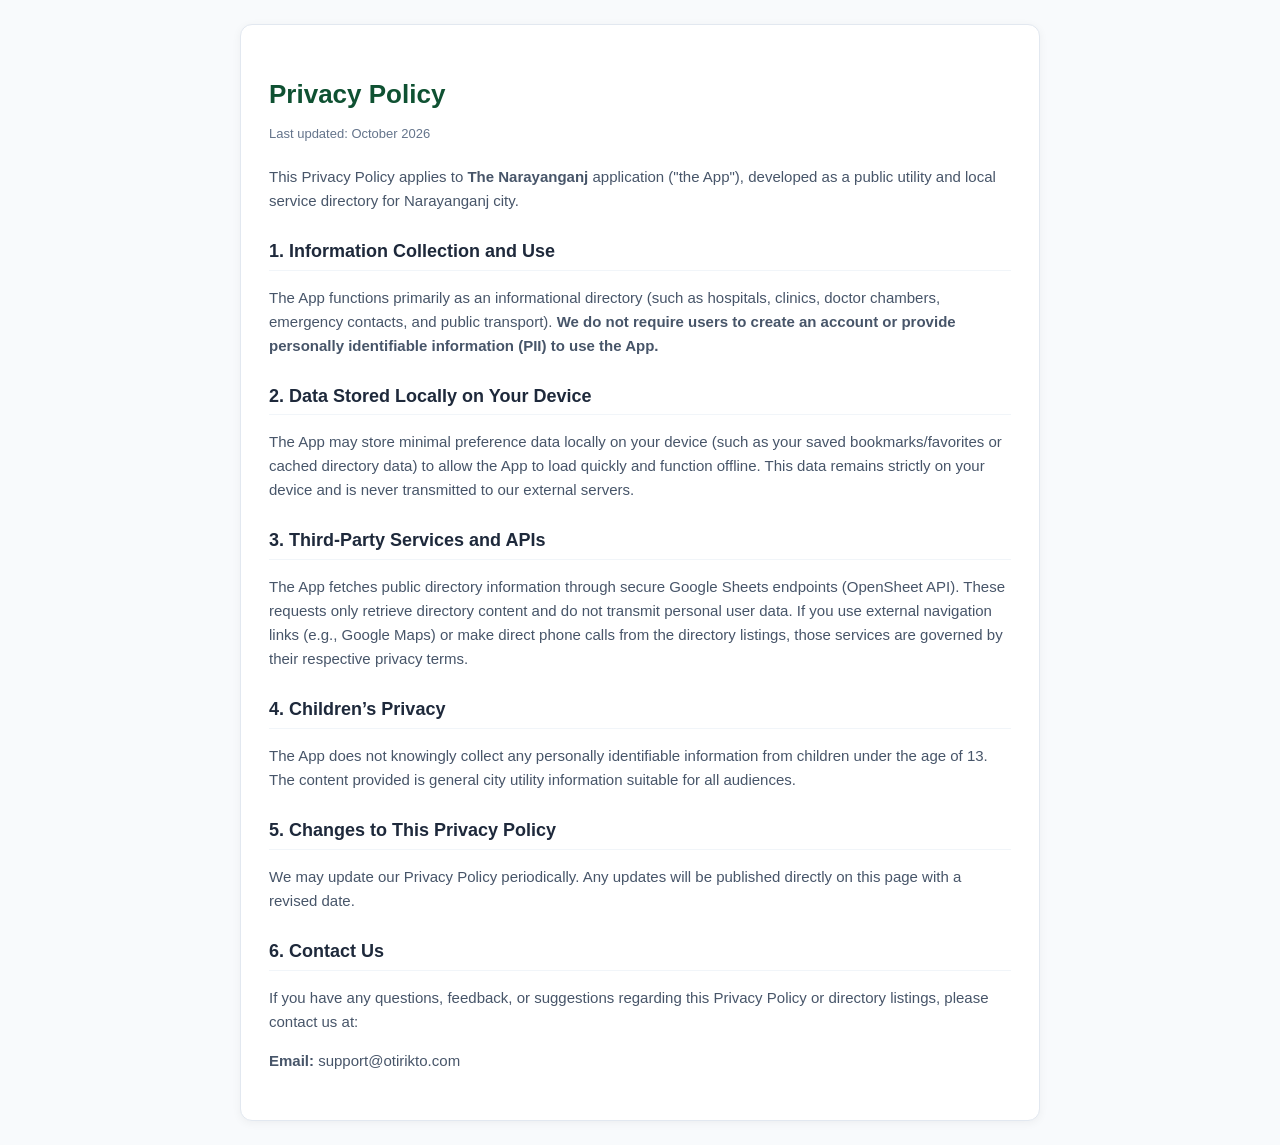
<file: privacy.html>
<!DOCTYPE html>
<html lang="en">
<head>
  <meta charset="UTF-8">
  <meta name="viewport" content="width=device-width, initial-scale=1.0">
  <title>Privacy Policy - The Narayanganj</title>
  <style>
    body {
      font-family: -apple-system, BlinkMacSystemFont, "Segoe UI", Roboto, Helvetica, Arial, sans-serif;
      line-height: 1.6;
      color: #333;
      max-width: 800px;
      margin: 0 auto;
      padding: 24px 20px;
      background-color: #f8fafc;
    }
    .container {
      background: #ffffff;
      padding: 32px 28px;
      border-radius: 12px;
      box-shadow: 0 2px 10px rgba(0,0,0,0.05);
      border: 1px solid #e2e8f0;
    }
    h1 {
      color: #0F5132;
      font-size: 26px;
      margin-bottom: 8px;
    }
    h2 {
      color: #1e293b;
      font-size: 18px;
      margin-top: 24px;
      margin-bottom: 8px;
      border-bottom: 1px solid #f1f5f9;
      padding-bottom: 4px;
    }
    p, li {
      font-size: 15px;
      color: #475569;
    }
    ul {
      padding-left: 20px;
      margin-bottom: 14px;
    }
    .date {
      font-size: 13px;
      color: #64748b;
      margin-bottom: 20px;
    }
  </style>
</head>
<body>
  <div class="container">
    <h1>Privacy Policy</h1>
    <div class="date">Last updated: October 2026</div>

    <p>This Privacy Policy applies to <strong>The Narayanganj</strong> application ("the App"), developed as a public utility and local service directory for Narayanganj city.</p>

    <h2>1. Information Collection and Use</h2>
    <p>The App functions primarily as an informational directory (such as hospitals, clinics, doctor chambers, emergency contacts, and public transport). <strong>We do not require users to create an account or provide personally identifiable information (PII) to use the App.</strong></p>

    <h2>2. Data Stored Locally on Your Device</h2>
    <p>The App may store minimal preference data locally on your device (such as your saved bookmarks/favorites or cached directory data) to allow the App to load quickly and function offline. This data remains strictly on your device and is never transmitted to our external servers.</p>

    <h2>3. Third-Party Services and APIs</h2>
    <p>The App fetches public directory information through secure Google Sheets endpoints (OpenSheet API). These requests only retrieve directory content and do not transmit personal user data. If you use external navigation links (e.g., Google Maps) or make direct phone calls from the directory listings, those services are governed by their respective privacy terms.</p>

    <h2>4. Children’s Privacy</h2>
    <p>The App does not knowingly collect any personally identifiable information from children under the age of 13. The content provided is general city utility information suitable for all audiences.</p>

    <h2>5. Changes to This Privacy Policy</h2>
    <p>We may update our Privacy Policy periodically. Any updates will be published directly on this page with a revised date.</p>

    <h2>6. Contact Us</h2>
    <p>If you have any questions, feedback, or suggestions regarding this Privacy Policy or directory listings, please contact us at:</p>
    <p><strong>Email:</strong> support@otirikto.com</p>
  </div>
</body>
</html>
</file>
